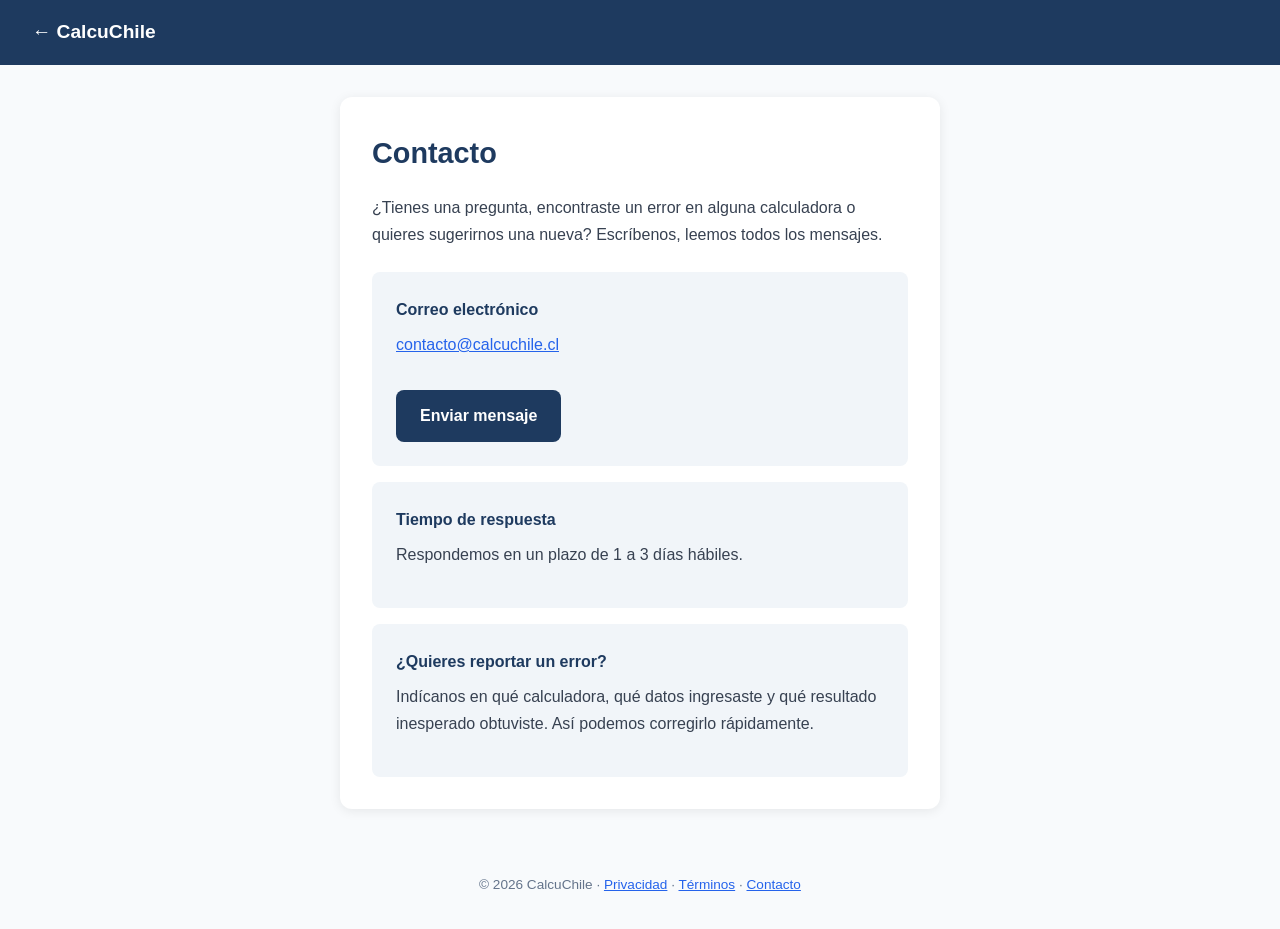
<file: contacto.html>
<!DOCTYPE html>
<html lang="es-CL">
<head>
  <meta charset="UTF-8">
  <meta name="viewport" content="width=device-width, initial-scale=1.0">
  <meta name="google-site-verification" content="BgY48lg7xlQZEmyPcVKG9gmRNUs6k_eGIzh61RiibsI" />
  <meta name="google-site-verification" content="4rzUOWWvHMzunUp_G5rILMYNrdWMoZb2vAkckZENEzE" />
  <title>Contacto — CalcuChile</title>
  <meta name="description" content="Contacta al equipo de CalcuChile para consultas, sugerencias o reportar errores en las calculadoras.">
  <link rel="canonical" href="https://www.calcuchile.cl/contacto.html">
  <style>
    * { box-sizing: border-box; margin: 0; padding: 0; }
    body { font-family: -apple-system, BlinkMacSystemFont, 'Segoe UI', sans-serif; background: #f8fafc; color: #1e293b; line-height: 1.7; }
    header { background: #1e3a5f; padding: 1rem 2rem; }
    header a { color: #fff; text-decoration: none; font-weight: 700; font-size: 1.2rem; }
    main { max-width: 600px; margin: 2rem auto; padding: 2rem; background: #fff; border-radius: 12px; box-shadow: 0 2px 12px rgba(0,0,0,.08); }
    h1 { font-size: 1.8rem; color: #1e3a5f; margin-bottom: 1rem; }
    p { margin-bottom: 1rem; color: #374151; }
    .card { background: #f1f5f9; border-radius: 8px; padding: 1.5rem; margin-top: 1.5rem; }
    .card h2 { font-size: 1rem; color: #1e3a5f; margin-bottom: 0.5rem; }
    a { color: #2563eb; }
    .btn { display: inline-block; margin-top: 1rem; padding: 0.75rem 1.5rem; background: #1e3a5f; color: #fff; border-radius: 8px; text-decoration: none; font-weight: 600; }
    .btn:hover { background: #2563eb; }
    footer { text-align: center; padding: 2rem; color: #64748b; font-size: 0.85rem; }
  </style>
</head>
<body>
  <header>
    <a href="/">← CalcuChile</a>
  </header>
  <main>
    <h1>Contacto</h1>
    <p>¿Tienes una pregunta, encontraste un error en alguna calculadora o quieres sugerirnos una nueva? Escríbenos, leemos todos los mensajes.</p>

    <div class="card">
      <h2>Correo electrónico</h2>
      <p><a href="mailto:contacto@calcuchile.cl">contacto@calcuchile.cl</a></p>
      <a href="mailto:contacto@calcuchile.cl" class="btn">Enviar mensaje</a>
    </div>

    <div class="card" style="margin-top:1rem;">
      <h2>Tiempo de respuesta</h2>
      <p>Respondemos en un plazo de 1 a 3 días hábiles.</p>
    </div>

    <div class="card" style="margin-top:1rem;">
      <h2>¿Quieres reportar un error?</h2>
      <p>Indícanos en qué calculadora, qué datos ingresaste y qué resultado inesperado obtuviste. Así podemos corregirlo rápidamente.</p>
    </div>
  </main>
  <footer>
    © 2026 CalcuChile · <a href="/privacidad.html">Privacidad</a> · <a href="/terminos.html">Términos</a> · <a href="/contacto.html">Contacto</a>
  </footer>
</body>
</html>
</file>
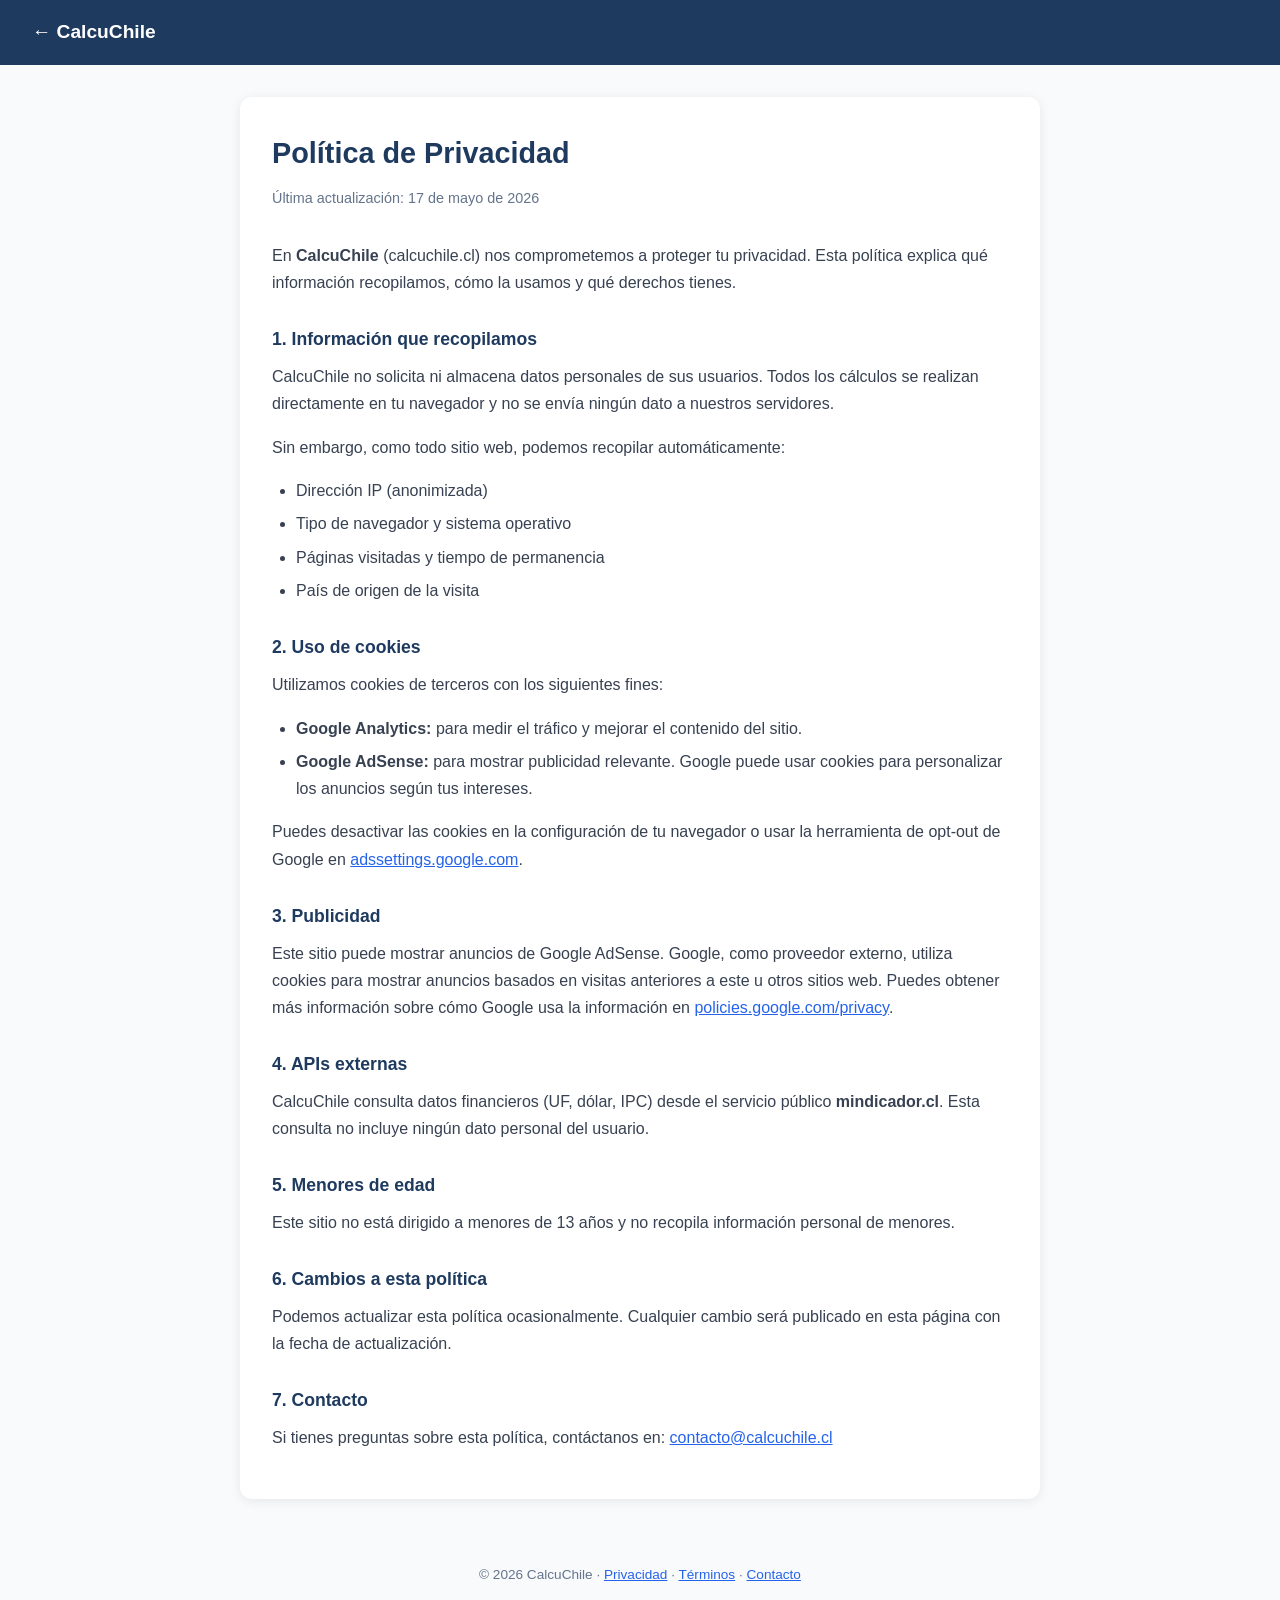
<file: privacidad.html>
<!DOCTYPE html>
<html lang="es-CL">
<head>
  <meta charset="UTF-8">
  <meta name="viewport" content="width=device-width, initial-scale=1.0">
  <meta name="google-site-verification" content="BgY48lg7xlQZEmyPcVKG9gmRNUs6k_eGIzh61RiibsI" />
  <meta name="google-site-verification" content="4rzUOWWvHMzunUp_G5rILMYNrdWMoZb2vAkckZENEzE" />
  <title>Política de Privacidad — CalcuChile</title>
  <meta name="description" content="Política de privacidad de CalcuChile. Información sobre el uso de datos, cookies y publicidad.">
  <link rel="canonical" href="https://www.calcuchile.cl/privacidad.html">
  <style>
    * { box-sizing: border-box; margin: 0; padding: 0; }
    body { font-family: -apple-system, BlinkMacSystemFont, 'Segoe UI', sans-serif; background: #f8fafc; color: #1e293b; line-height: 1.7; }
    header { background: #1e3a5f; padding: 1rem 2rem; }
    header a { color: #fff; text-decoration: none; font-weight: 700; font-size: 1.2rem; }
    main { max-width: 800px; margin: 2rem auto; padding: 2rem; background: #fff; border-radius: 12px; box-shadow: 0 2px 12px rgba(0,0,0,.08); }
    h1 { font-size: 1.8rem; color: #1e3a5f; margin-bottom: 0.5rem; }
    .fecha { color: #64748b; font-size: 0.9rem; margin-bottom: 2rem; }
    h2 { font-size: 1.1rem; color: #1e3a5f; margin: 1.8rem 0 0.5rem; }
    p { margin-bottom: 1rem; color: #374151; }
    ul { padding-left: 1.5rem; margin-bottom: 1rem; color: #374151; }
    ul li { margin-bottom: 0.4rem; }
    a { color: #2563eb; }
    footer { text-align: center; padding: 2rem; color: #64748b; font-size: 0.85rem; }
  </style>
</head>
<body>
  <header>
    <a href="/">← CalcuChile</a>
  </header>
  <main>
    <h1>Política de Privacidad</h1>
    <p class="fecha">Última actualización: 17 de mayo de 2026</p>

    <p>En <strong>CalcuChile</strong> (calcuchile.cl) nos comprometemos a proteger tu privacidad. Esta política explica qué información recopilamos, cómo la usamos y qué derechos tienes.</p>

    <h2>1. Información que recopilamos</h2>
    <p>CalcuChile no solicita ni almacena datos personales de sus usuarios. Todos los cálculos se realizan directamente en tu navegador y no se envía ningún dato a nuestros servidores.</p>
    <p>Sin embargo, como todo sitio web, podemos recopilar automáticamente:</p>
    <ul>
      <li>Dirección IP (anonimizada)</li>
      <li>Tipo de navegador y sistema operativo</li>
      <li>Páginas visitadas y tiempo de permanencia</li>
      <li>País de origen de la visita</li>
    </ul>

    <h2>2. Uso de cookies</h2>
    <p>Utilizamos cookies de terceros con los siguientes fines:</p>
    <ul>
      <li><strong>Google Analytics:</strong> para medir el tráfico y mejorar el contenido del sitio.</li>
      <li><strong>Google AdSense:</strong> para mostrar publicidad relevante. Google puede usar cookies para personalizar los anuncios según tus intereses.</li>
    </ul>
    <p>Puedes desactivar las cookies en la configuración de tu navegador o usar la herramienta de opt-out de Google en <a href="https://adssettings.google.com" target="_blank">adssettings.google.com</a>.</p>

    <h2>3. Publicidad</h2>
    <p>Este sitio puede mostrar anuncios de Google AdSense. Google, como proveedor externo, utiliza cookies para mostrar anuncios basados en visitas anteriores a este u otros sitios web. Puedes obtener más información sobre cómo Google usa la información en <a href="https://policies.google.com/privacy" target="_blank">policies.google.com/privacy</a>.</p>

    <h2>4. APIs externas</h2>
    <p>CalcuChile consulta datos financieros (UF, dólar, IPC) desde el servicio público <strong>mindicador.cl</strong>. Esta consulta no incluye ningún dato personal del usuario.</p>

    <h2>5. Menores de edad</h2>
    <p>Este sitio no está dirigido a menores de 13 años y no recopila información personal de menores.</p>

    <h2>6. Cambios a esta política</h2>
    <p>Podemos actualizar esta política ocasionalmente. Cualquier cambio será publicado en esta página con la fecha de actualización.</p>

    <h2>7. Contacto</h2>
    <p>Si tienes preguntas sobre esta política, contáctanos en: <a href="mailto:contacto@calcuchile.cl">contacto@calcuchile.cl</a></p>
  </main>
  <footer>
    © 2026 CalcuChile · <a href="/privacidad.html">Privacidad</a> · <a href="/terminos.html">Términos</a> · <a href="/contacto.html">Contacto</a>
  </footer>
</body>
</html>
</file>
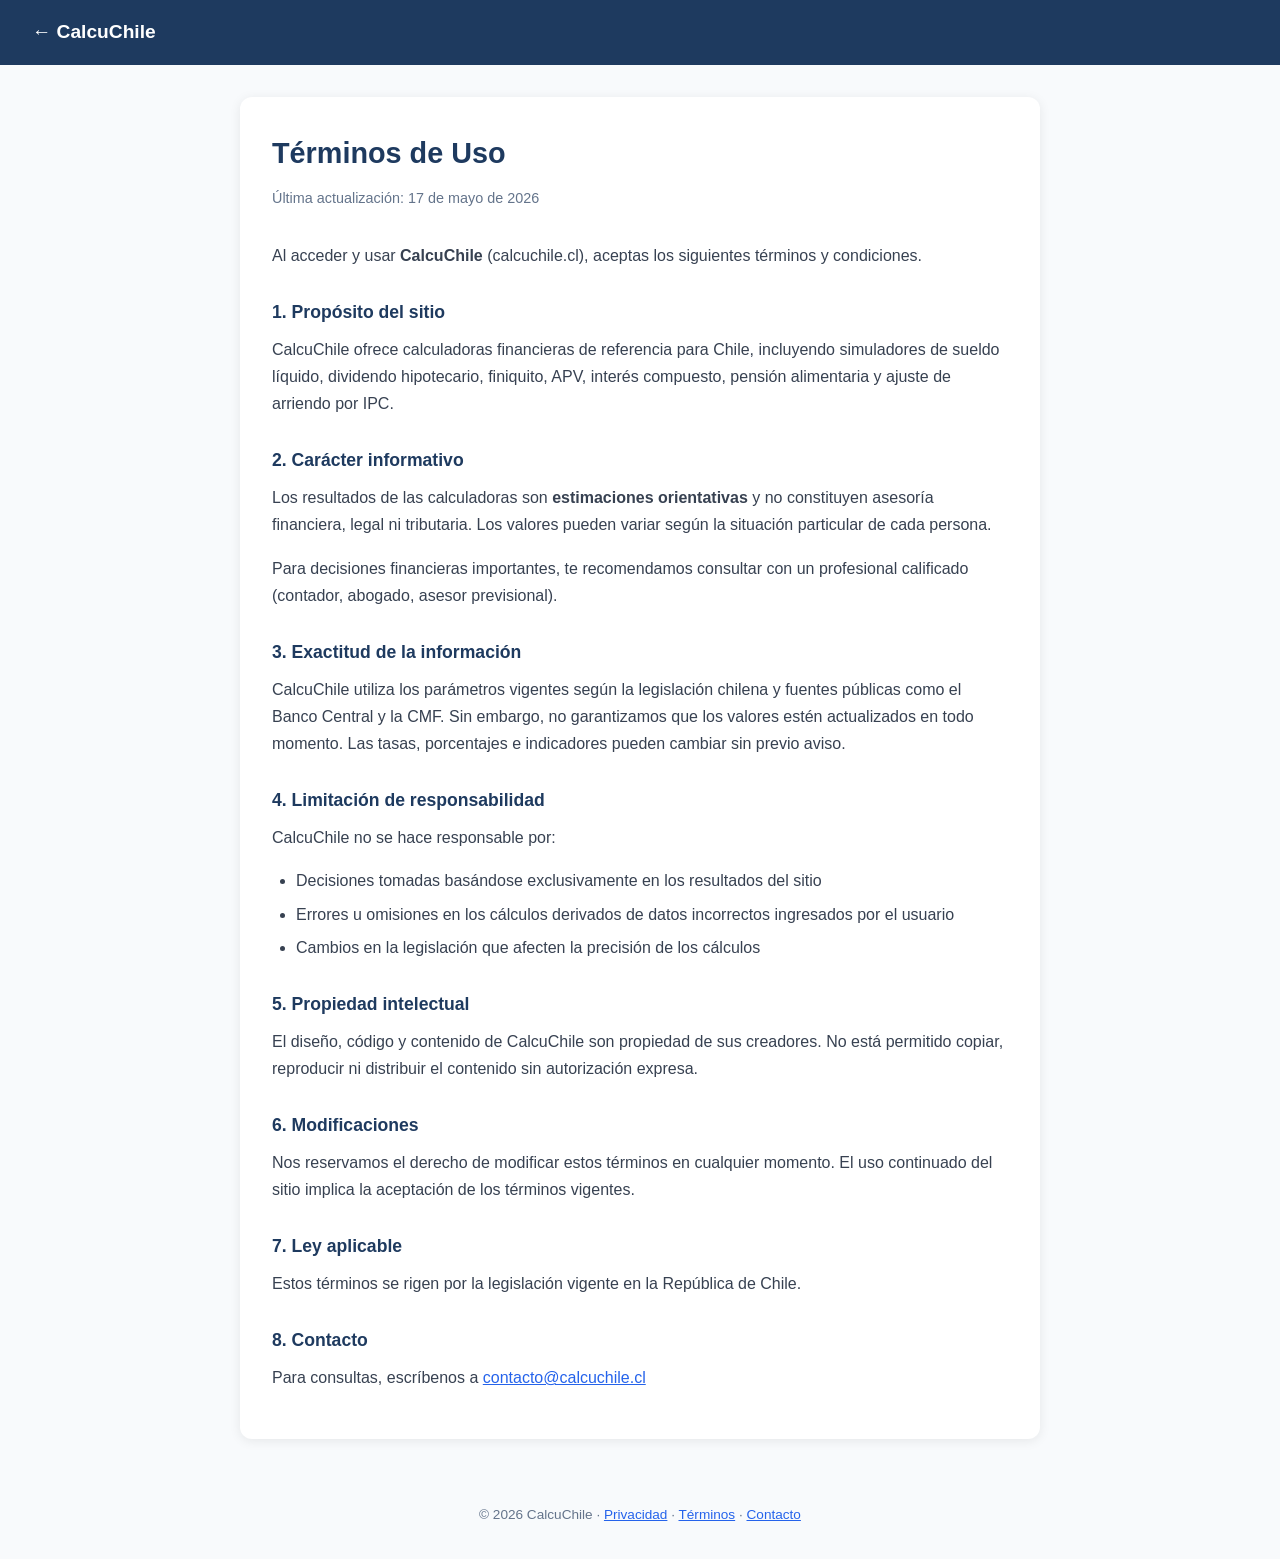
<file: terminos.html>
<!DOCTYPE html>
<html lang="es-CL">
<head>
  <meta charset="UTF-8">
  <meta name="viewport" content="width=device-width, initial-scale=1.0">
  <meta name="google-site-verification" content="BgY48lg7xlQZEmyPcVKG9gmRNUs6k_eGIzh61RiibsI" />
  <meta name="google-site-verification" content="4rzUOWWvHMzunUp_G5rILMYNrdWMoZb2vAkckZENEzE" />
  <title>Términos de Uso — CalcuChile</title>
  <meta name="description" content="Términos y condiciones de uso del sitio CalcuChile, calculadoras financieras para Chile.">
  <link rel="canonical" href="https://www.calcuchile.cl/terminos.html">
  <style>
    * { box-sizing: border-box; margin: 0; padding: 0; }
    body { font-family: -apple-system, BlinkMacSystemFont, 'Segoe UI', sans-serif; background: #f8fafc; color: #1e293b; line-height: 1.7; }
    header { background: #1e3a5f; padding: 1rem 2rem; }
    header a { color: #fff; text-decoration: none; font-weight: 700; font-size: 1.2rem; }
    main { max-width: 800px; margin: 2rem auto; padding: 2rem; background: #fff; border-radius: 12px; box-shadow: 0 2px 12px rgba(0,0,0,.08); }
    h1 { font-size: 1.8rem; color: #1e3a5f; margin-bottom: 0.5rem; }
    .fecha { color: #64748b; font-size: 0.9rem; margin-bottom: 2rem; }
    h2 { font-size: 1.1rem; color: #1e3a5f; margin: 1.8rem 0 0.5rem; }
    p { margin-bottom: 1rem; color: #374151; }
    ul { padding-left: 1.5rem; margin-bottom: 1rem; color: #374151; }
    ul li { margin-bottom: 0.4rem; }
    a { color: #2563eb; }
    footer { text-align: center; padding: 2rem; color: #64748b; font-size: 0.85rem; }
  </style>
</head>
<body>
  <header>
    <a href="/">← CalcuChile</a>
  </header>
  <main>
    <h1>Términos de Uso</h1>
    <p class="fecha">Última actualización: 17 de mayo de 2026</p>

    <p>Al acceder y usar <strong>CalcuChile</strong> (calcuchile.cl), aceptas los siguientes términos y condiciones.</p>

    <h2>1. Propósito del sitio</h2>
    <p>CalcuChile ofrece calculadoras financieras de referencia para Chile, incluyendo simuladores de sueldo líquido, dividendo hipotecario, finiquito, APV, interés compuesto, pensión alimentaria y ajuste de arriendo por IPC.</p>

    <h2>2. Carácter informativo</h2>
    <p>Los resultados de las calculadoras son <strong>estimaciones orientativas</strong> y no constituyen asesoría financiera, legal ni tributaria. Los valores pueden variar según la situación particular de cada persona.</p>
    <p>Para decisiones financieras importantes, te recomendamos consultar con un profesional calificado (contador, abogado, asesor previsional).</p>

    <h2>3. Exactitud de la información</h2>
    <p>CalcuChile utiliza los parámetros vigentes según la legislación chilena y fuentes públicas como el Banco Central y la CMF. Sin embargo, no garantizamos que los valores estén actualizados en todo momento. Las tasas, porcentajes e indicadores pueden cambiar sin previo aviso.</p>

    <h2>4. Limitación de responsabilidad</h2>
    <p>CalcuChile no se hace responsable por:</p>
    <ul>
      <li>Decisiones tomadas basándose exclusivamente en los resultados del sitio</li>
      <li>Errores u omisiones en los cálculos derivados de datos incorrectos ingresados por el usuario</li>
      <li>Cambios en la legislación que afecten la precisión de los cálculos</li>
    </ul>

    <h2>5. Propiedad intelectual</h2>
    <p>El diseño, código y contenido de CalcuChile son propiedad de sus creadores. No está permitido copiar, reproducir ni distribuir el contenido sin autorización expresa.</p>

    <h2>6. Modificaciones</h2>
    <p>Nos reservamos el derecho de modificar estos términos en cualquier momento. El uso continuado del sitio implica la aceptación de los términos vigentes.</p>

    <h2>7. Ley aplicable</h2>
    <p>Estos términos se rigen por la legislación vigente en la República de Chile.</p>

    <h2>8. Contacto</h2>
    <p>Para consultas, escríbenos a <a href="mailto:contacto@calcuchile.cl">contacto@calcuchile.cl</a></p>
  </main>
  <footer>
    © 2026 CalcuChile · <a href="/privacidad.html">Privacidad</a> · <a href="/terminos.html">Términos</a> · <a href="/contacto.html">Contacto</a>
  </footer>
</body>
</html>
</file>
